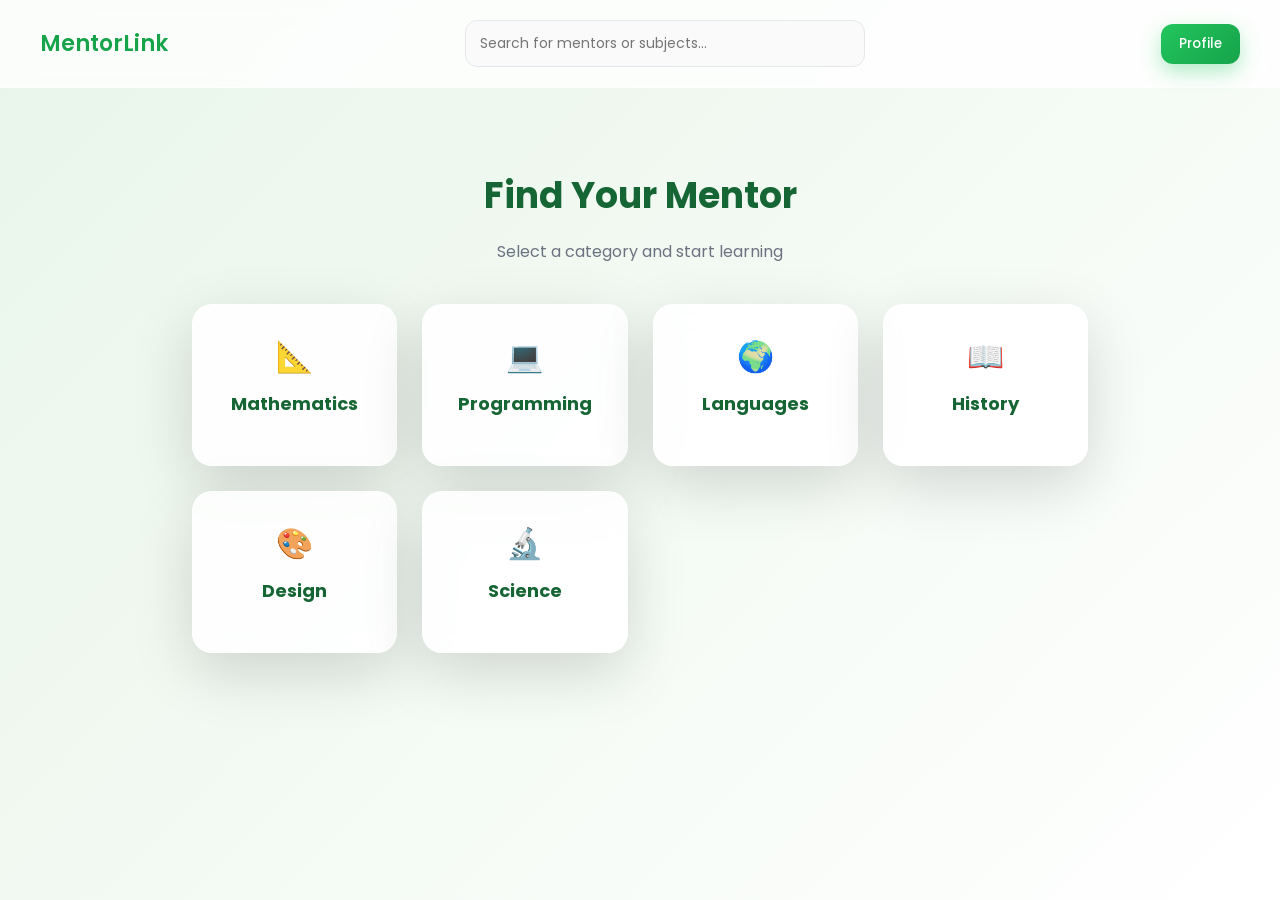
<file: frontend/pages/home.html>
<!DOCTYPE html>
<html lang="en">
<head>
<meta charset="UTF-8">
<title>MentorLink - Home</title>

<link href="https://fonts.googleapis.com/css2?family=Poppins:wght@300;400;500;600&display=swap" rel="stylesheet">
<link rel="stylesheet" href="../css/home.css">

</head>

<body>

<!-- NAVBAR -->

<div class="navbar">

<div class="logo">
MentorLink
</div>

<div class="search-box">
<input type="text" placeholder="Search for mentors or subjects...">
</div>

<button class="profile-btn">Profile</button>

</div>


<!-- MAIN -->

<div class="main">

<h1>Find Your Mentor</h1>
<p>Select a category and start learning</p>


<div class="categories">

<div class="category">
📐
<h3>Mathematics</h3>
</div>

<div class="category">
💻
<h3>Programming</h3>
</div>

<div class="category">
🌍
<h3>Languages</h3>
</div>

<div class="category">
📖
<h3>History</h3>
</div>

<div class="category">
🎨
<h3>Design</h3>
</div>

<div class="category">
🔬
<h3>Science</h3>
</div>

</div>

</div>

<script src="../js/home.js"></script>

</body>
</html>
</file>
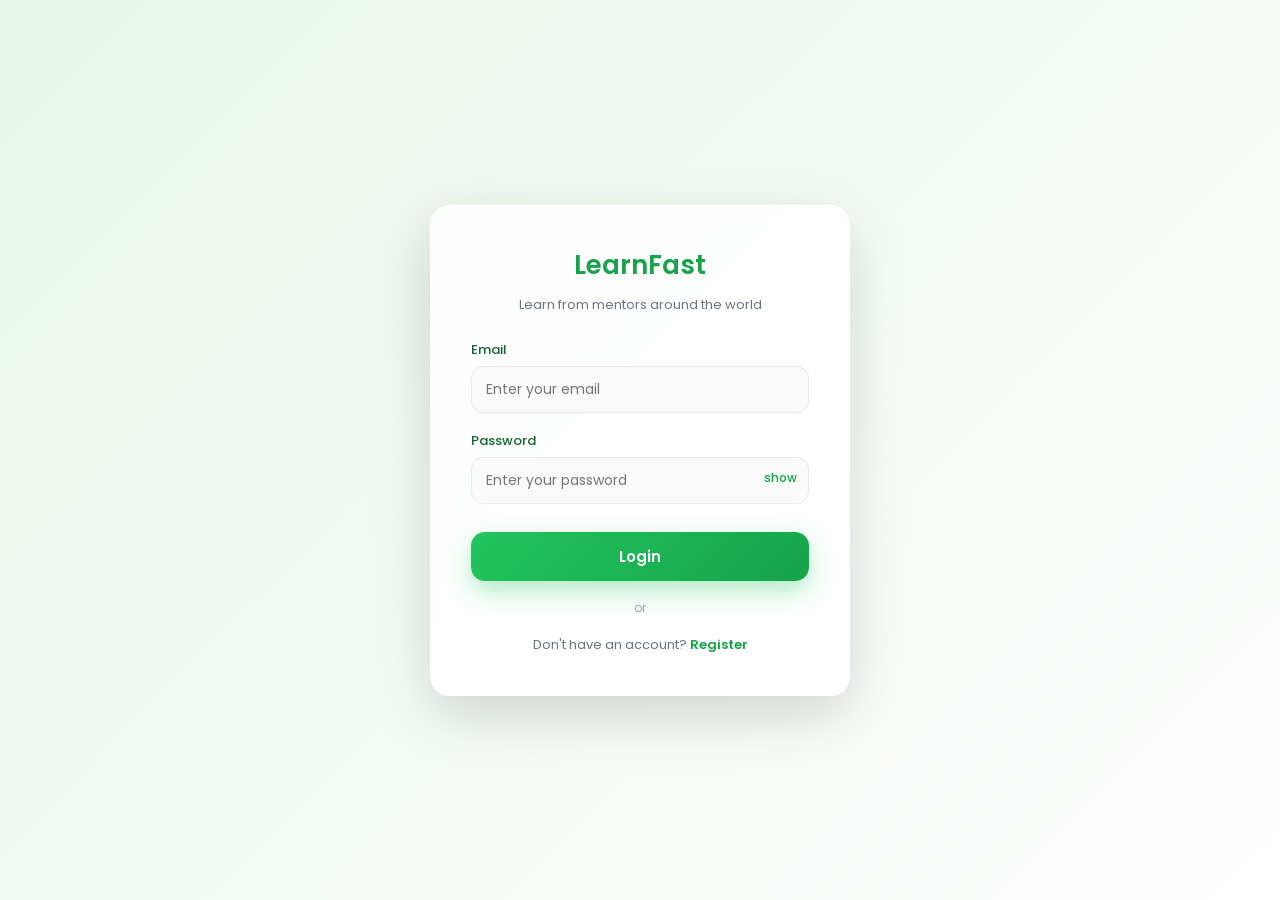
<file: frontend/pages/login.html>
<!DOCTYPE html>
<html lang="en">
<head>
  <meta charset="UTF-8" />
  <meta name="viewport" content="width=device-width, initial-scale=1.0" />
  <title>Mentor Platform - Login</title>

  <link href="https://fonts.googleapis.com/css2?family=Poppins:wght@300;400;500;600&display=swap" rel="stylesheet">

  <link rel="stylesheet" href="../css/login.css">
</head>
<body>

<div class="login-wrapper">

  <div class="login-card">

    <div class="logo">LearnFast</div>
    <div class="subtitle">Learn from mentors around the world</div>

    <form>

      <div class="input-group">
        <label>Email</label>
        <input type="email" placeholder="Enter your email" required>
      </div>

      <div class="input-group">
        <label>Password</label>
        <input type="password" id="password" placeholder="Enter your password" required>
        <span class="password-toggle" onclick="togglePassword()">show</span>
      </div>

      <button type="submit">Login</button>

    </form>

    <div class="divider">or</div>

    <div class="footer">
      Don't have an account? <a href="register.html">Register</a>
    </div>

  </div>

</div>

<script>

function togglePassword(){
  const password = document.getElementById("password");

  if(password.type === "password"){
    password.type = "text";
  } else {
    password.type = "password";
  }

}

</script>

<script src="../js/login.js"></script>

</body>
</html>
</file>
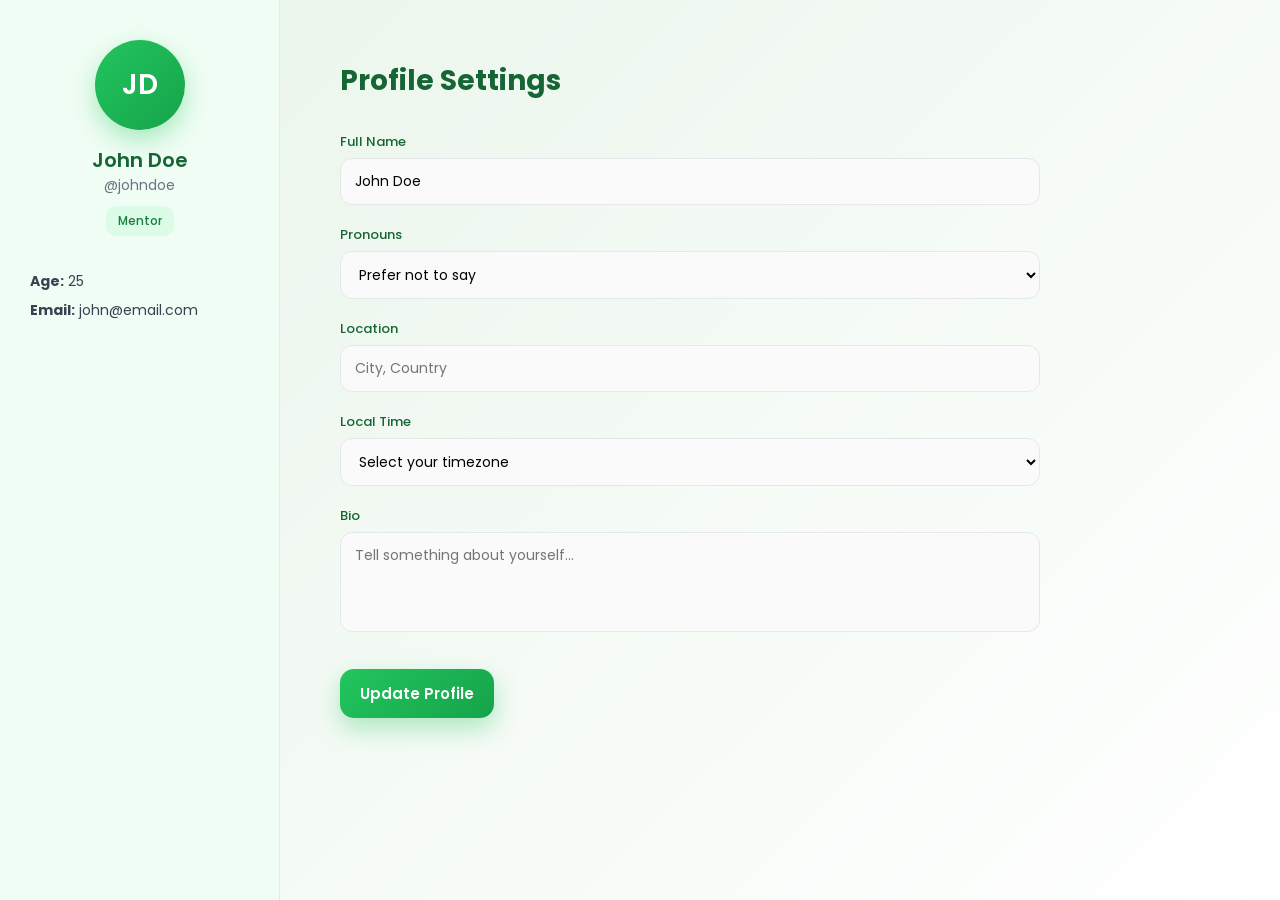
<file: frontend/pages/profile.html>
<!DOCTYPE html>
<html lang="en">
<head>
<meta charset="UTF-8">
<meta name="viewport" content="width=device-width, initial-scale=1.0">
<title>LearnFast Profile</title>

<link href="https://fonts.googleapis.com/css2?family=Poppins:wght@300;400;500;600&display=swap" rel="stylesheet">
<link rel="stylesheet" href="../css/profile.css">

</head>

<body>

<div class="profile-container">

<!-- LEFT SIDEBAR -->
<div class="profile-sidebar">

<div class="avatar">JD</div>

<h2 class="fullname">John Doe</h2>
<p class="username">@johndoe</p>

<span class="role mentor">Mentor</span>

<div class="info">
<p><strong>Age:</strong> 25</p>
<p><strong>Email:</strong> john@email.com</p>
</div>

</div>

<!-- RIGHT CONTENT -->
<div class="profile-main">

<h1>Profile Settings</h1>

<form>

<div class="form-row">
<label>Full Name</label>
<input type="text" value="John Doe">
</div>

<div class="form-row">
<label>Pronouns</label>
<select>
<option value="">Prefer not to say</option>
<option>He / Him</option>
<option>She / Her</option>
<option>They / Them</option>
<option>He / They</option>
<option>She / They</option>
</select>
</div>

<div class="form-row">
<label>Location</label>
<input type="text" placeholder="City, Country">
</div>

<div class="form-row">
<label>Local Time</label>
<select>
<option value="">Select your timezone</option>
<option>UTC−12:00</option>
<option>UTC−08:00 (Pacific Time)</option>
<option>UTC−05:00 (Eastern Time)</option>
<option>UTC+00:00 (GMT)</option>
<option>UTC+01:00 (Central Europe)</option>
<option>UTC+02:00 (Eastern Europe)</option>
<option>UTC+03:00</option>
<option>UTC+05:30 (India)</option>
<option>UTC+08:00 (China / Singapore)</option>
<option>UTC+09:00 (Japan / Korea)</option>
<option>UTC+10:00 (Australia)</option>
</select>
</div>

<div class="form-row">
<label>Bio</label>
<textarea placeholder="Tell something about yourself..."></textarea>
</div>

<button class="update-btn">Update Profile</button>

</form>

</div>

</div>

</body>
</html>
</file>
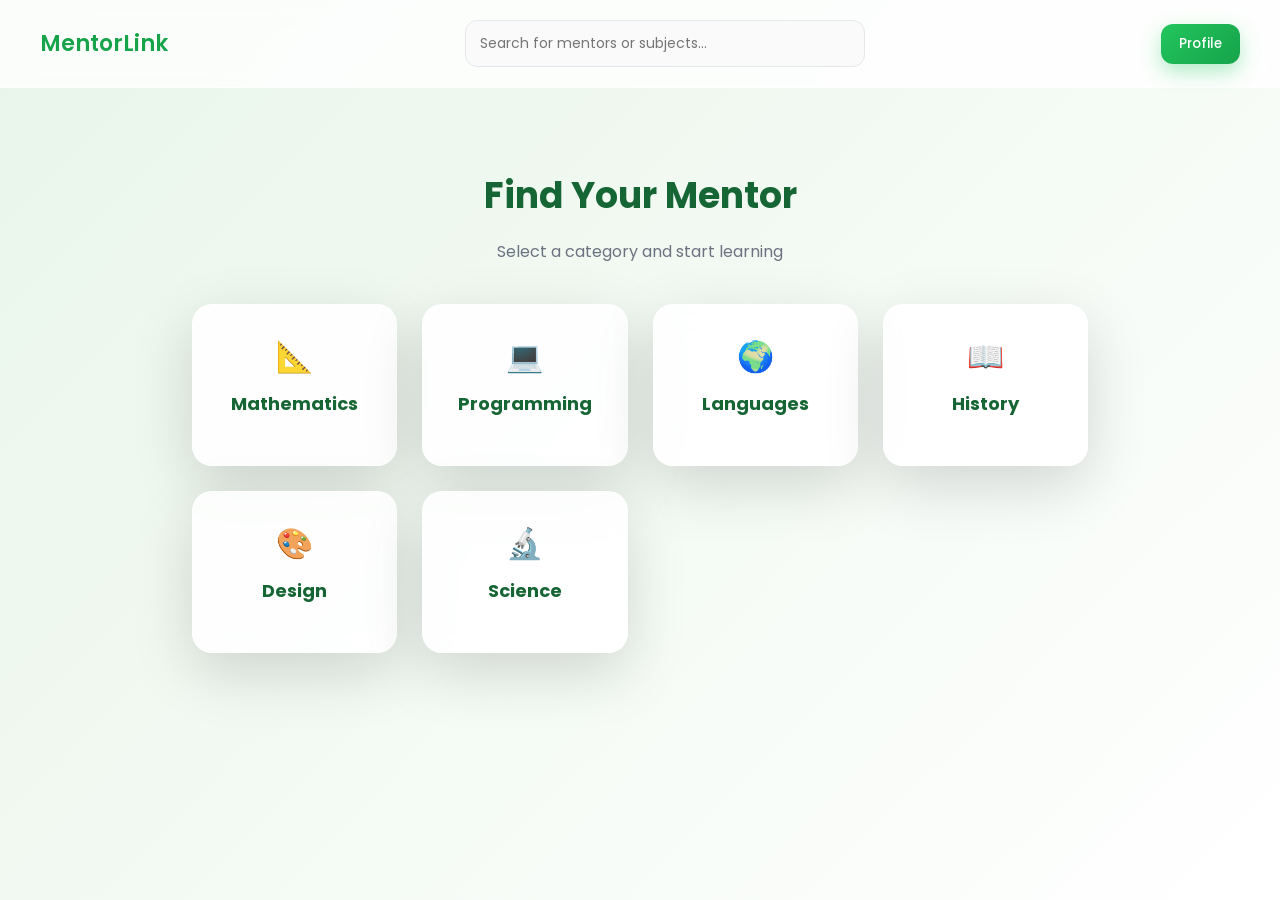
<file: src/main/resources/static/frontend/pages/home.html>
<!DOCTYPE html>
<html lang="en">
<head>
<meta charset="UTF-8">
<title>MentorLink - Home</title>

<link href="https://fonts.googleapis.com/css2?family=Poppins:wght@300;400;500;600&display=swap" rel="stylesheet">
<link rel="stylesheet" href="../css/home.css">

</head>

<body>

<!-- NAVBAR -->

<div class="navbar">

<div class="logo">
MentorLink
</div>

<div class="search-box">
<input type="text" placeholder="Search for mentors or subjects...">
</div>

<button class="profile-btn">Profile</button>

</div>


<!-- MAIN -->

<div class="main">

<h1>Find Your Mentor</h1>
<p>Select a category and start learning</p>


<div class="categories">

<div class="category">
📐
<h3>Mathematics</h3>
</div>

<div class="category">
💻
<h3>Programming</h3>
</div>

<div class="category">
🌍
<h3>Languages</h3>
</div>

<div class="category">
📖
<h3>History</h3>
</div>

<div class="category">
🎨
<h3>Design</h3>
</div>

<div class="category">
🔬
<h3>Science</h3>
</div>

</div>

</div>

<script src="../js/home.js"></script>

</body>
</html>
</file>
<file: frontend/css/home.css>
*{
box-sizing:border-box;
font-family:'Poppins',sans-serif;
}

body{
margin:0;
min-height:100vh;
background:linear-gradient(135deg,#e8f5e9,#ffffff);
}


/* NAVBAR */

.navbar{
display:flex;
align-items:center;
justify-content:space-between;
padding:20px 40px;
background:rgba(255,255,255,0.8);
backdrop-filter:blur(10px);
border-bottom:1px solid rgba(255,255,255,0.4);
}

.logo{
font-size:22px;
font-weight:600;
color:#16a34a;
}

.search-box{
flex:1;
display:flex;
justify-content:center;
}

.search-box input{
width:400px;
padding:12px 14px;
border-radius:12px;
border:1px solid #e5e7eb;
background:#fafafa;
font-size:14px;
transition:0.2s;
}

.search-box input:focus{
outline:none;
border-color:#22c55e;
box-shadow:0 0 0 3px rgba(34,197,94,0.15);
background:white;
}


/* PROFILE BUTTON */

.profile-btn{
padding:10px 18px;
border:none;
border-radius:12px;
background:linear-gradient(135deg,#22c55e,#16a34a);
color:white;
font-weight:500;
cursor:pointer;
transition:0.25s;
box-shadow:0 8px 20px rgba(34,197,94,0.35);
}

.profile-btn:hover{
transform:translateY(-2px);
}


/* MAIN */

.main{
text-align:center;
margin-top:80px;
}

.main h1{
font-size:36px;
color:#166534;
margin-bottom:10px;
}

.main p{
color:#6b7280;
margin-bottom:40px;
}


/* CATEGORIES */

.categories{
display:grid;
grid-template-columns:repeat(auto-fit,minmax(200px,1fr));
gap:25px;
width:70%;
margin:auto;
}

.category{
padding:30px;
border-radius:20px;
background:rgba(255,255,255,0.85);
backdrop-filter:blur(10px);
box-shadow:0 20px 60px rgba(0,0,0,0.15);
border:1px solid rgba(255,255,255,0.4);
font-size:30px;
cursor:pointer;
transition:0.25s;
}

.category h3{
font-size:18px;
margin-top:10px;
color:#166534;
}

.category:hover{
transform:translateY(-5px);
box-shadow:0 25px 70px rgba(0,0,0,0.2);
}
</file>
<file: frontend/css/login.css>
*{
box-sizing:border-box;
font-family:'Poppins',sans-serif;
}

body{
margin:0;
min-height:100vh;
display:flex;
align-items:center;
justify-content:center;
background:linear-gradient(135deg,#e8f5e9,#ffffff);
}

/* CARD */

.login-card{
width:420px;
padding:40px;
border-radius:20px;
background:rgba(255,255,255,0.85);
backdrop-filter:blur(10px);
box-shadow:0 20px 60px rgba(0,0,0,0.15);
border:1px solid rgba(255,255,255,0.4);
animation:fadeIn 0.6s ease;
}

@keyframes fadeIn{
from{opacity:0; transform:translateY(15px);}
to{opacity:1; transform:translateY(0);}
}

.logo{
text-align:center;
font-size:26px;
font-weight:600;
color:#16a34a;
margin-bottom:10px;
}

.subtitle{
text-align:center;
font-size:13px;
color:#6b7280;
margin-bottom:25px;
}

.input-group{
margin-bottom:18px;
position:relative;
}

label{
font-size:13px;
font-weight:500;
color:#166534;
margin-bottom:6px;
display:block;
}

input, textarea{
width:100%;
padding:12px 14px;
border-radius:12px;
border:1px solid #e5e7eb;
font-size:14px;
transition:all 0.2s ease;
background:#fafafa;
}

textarea{
resize:none;
height:80px;
}

input:focus, textarea:focus{
outline:none;
border-color:#22c55e;
box-shadow:0 0 0 3px rgba(34,197,94,0.15);
background:white;
}

/* BUTTON */

button{
width:100%;
padding:13px;
border:none;
border-radius:14px;
background:linear-gradient(135deg,#22c55e,#16a34a);
color:white;
font-size:15px;
font-weight:600;
cursor:pointer;
margin-top:10px;
transition:all 0.25s ease;
box-shadow:0 10px 25px rgba(34,197,94,0.35);
}

button:hover{
transform:translateY(-2px);
box-shadow:0 14px 30px rgba(34,197,94,0.45);
}



/* FOOTER */

.footer{
text-align:center;
font-size:13px;
color:#6b7280;
margin-top:15px;
}

.footer a{
color:#16a34a;
text-decoration:none;
font-weight:600;
}

.footer a:hover{
text-decoration:underline;
}


.divider{
      text-align:center;
      margin:18px 0;
      font-size:12px;
      color:#9ca3af;
    }
.password-toggle{
      position:absolute;
      right:12px;
      top:38px;
      cursor:pointer;
      font-size:12px;
      color:#16a34a;
      font-weight:500;
    }
</file>
<file: frontend/css/profile.css>
*{
box-sizing:border-box;
margin:0;
padding:0;
font-family:'Poppins',sans-serif;
}

body{
min-height:100vh;
background:linear-gradient(135deg,#e8f5e9,#ffffff);
}

/* MAIN LAYOUT */

.profile-container{
display:flex;
min-height:100vh;
width:100%;
}

/* SIDEBAR */

.profile-sidebar{
width:280px;
background:#f0fdf4;
padding:40px 30px;
text-align:center;
border-right:1px solid #e5e7eb;
}

.avatar{
width:90px;
height:90px;
border-radius:50%;
background:linear-gradient(135deg,#22c55e,#16a34a);
color:white;
display:flex;
align-items:center;
justify-content:center;
font-size:28px;
font-weight:600;
margin:0 auto 15px auto;
box-shadow:0 10px 25px rgba(34,197,94,.35);
}

.fullname{
font-size:20px;
font-weight:600;
color:#166534;
}

.username{
font-size:14px;
color:#6b7280;
margin-bottom:10px;
}

.role{
display:inline-block;
padding:6px 12px;
border-radius:10px;
font-size:12px;
font-weight:500;
margin-bottom:20px;
}

.role.mentor{
background:#dcfce7;
color:#15803d;
}

.info{
text-align:left;
font-size:14px;
color:#374151;
margin-top:15px;
}

.info p{
margin-bottom:8px;
}

/* MAIN CONTENT */

.profile-main{
flex:1;
padding:60px;
}

.profile-main h1{
font-size:28px;
color:#166534;
margin-bottom:30px;
}

/* FORM */

form{
max-width:700px;
}

.form-row{
margin-bottom:20px;
}

.form-row label{
display:block;
font-size:13px;
font-weight:500;
color:#166534;
margin-bottom:6px;
}

.form-row input,
.form-row select,
.form-row textarea{
width:100%;
padding:12px 14px;
border-radius:12px;
border:1px solid #e5e7eb;
font-size:14px;
background:#fafafa;
transition:.2s;
}

.form-row textarea{
height:100px;
resize:none;
}

.form-row input:focus,
.form-row select:focus,
.form-row textarea:focus{
outline:none;
border-color:#22c55e;
box-shadow:0 0 0 3px rgba(34,197,94,.15);
background:white;
}

/* BUTTON */

.update-btn{
margin-top:10px;
padding:13px 20px;
border:none;
border-radius:14px;
background:linear-gradient(135deg,#22c55e,#16a34a);
color:white;
font-size:15px;
font-weight:600;
cursor:pointer;
transition:all .25s ease;
box-shadow:0 10px 25px rgba(34,197,94,.35);
}

.update-btn:hover{
transform:translateY(-2px);
box-shadow:0 14px 30px rgba(34,197,94,.45);
}

/* MOBILE */

@media (max-width:900px){

.profile-container{
flex-direction:column;
}

.profile-sidebar{
width:100%;
border-right:none;
border-bottom:1px solid #e5e7eb;
}

.profile-main{
padding:30px;
}

}


select{
width:100%;
padding:12px 14px;
border-radius:12px;
border:1px solid #e5e7eb;
font-size:14px;
background:#fafafa;
transition:.2s;
}

select:focus{
outline:none;
border-color:#22c55e;
box-shadow:0 0 0 3px rgba(34,197,94,.15);
background:white;
}
</file>
<file: src/main/resources/static/frontend/css/home.css>
*{
box-sizing:border-box;
font-family:'Poppins',sans-serif;
}

body{
margin:0;
min-height:100vh;
background:linear-gradient(135deg,#e8f5e9,#ffffff);
}


/* NAVBAR */

.navbar{
display:flex;
align-items:center;
justify-content:space-between;
padding:20px 40px;
background:rgba(255,255,255,0.8);
backdrop-filter:blur(10px);
border-bottom:1px solid rgba(255,255,255,0.4);
}

.logo{
font-size:22px;
font-weight:600;
color:#16a34a;
}

.search-box{
flex:1;
display:flex;
justify-content:center;
}

.search-box input{
width:400px;
padding:12px 14px;
border-radius:12px;
border:1px solid #e5e7eb;
background:#fafafa;
font-size:14px;
transition:0.2s;
}

.search-box input:focus{
outline:none;
border-color:#22c55e;
box-shadow:0 0 0 3px rgba(34,197,94,0.15);
background:white;
}


/* PROFILE BUTTON */

.profile-btn{
padding:10px 18px;
border:none;
border-radius:12px;
background:linear-gradient(135deg,#22c55e,#16a34a);
color:white;
font-weight:500;
cursor:pointer;
transition:0.25s;
box-shadow:0 8px 20px rgba(34,197,94,0.35);
}

.profile-btn:hover{
transform:translateY(-2px);
}


/* MAIN */

.main{
text-align:center;
margin-top:80px;
}

.main h1{
font-size:36px;
color:#166534;
margin-bottom:10px;
}

.main p{
color:#6b7280;
margin-bottom:40px;
}


/* CATEGORIES */

.categories{
display:grid;
grid-template-columns:repeat(auto-fit,minmax(200px,1fr));
gap:25px;
width:70%;
margin:auto;
}

.category{
padding:30px;
border-radius:20px;
background:rgba(255,255,255,0.85);
backdrop-filter:blur(10px);
box-shadow:0 20px 60px rgba(0,0,0,0.15);
border:1px solid rgba(255,255,255,0.4);
font-size:30px;
cursor:pointer;
transition:0.25s;
}

.category h3{
font-size:18px;
margin-top:10px;
color:#166534;
}

.category:hover{
transform:translateY(-5px);
box-shadow:0 25px 70px rgba(0,0,0,0.2);
}
</file>
